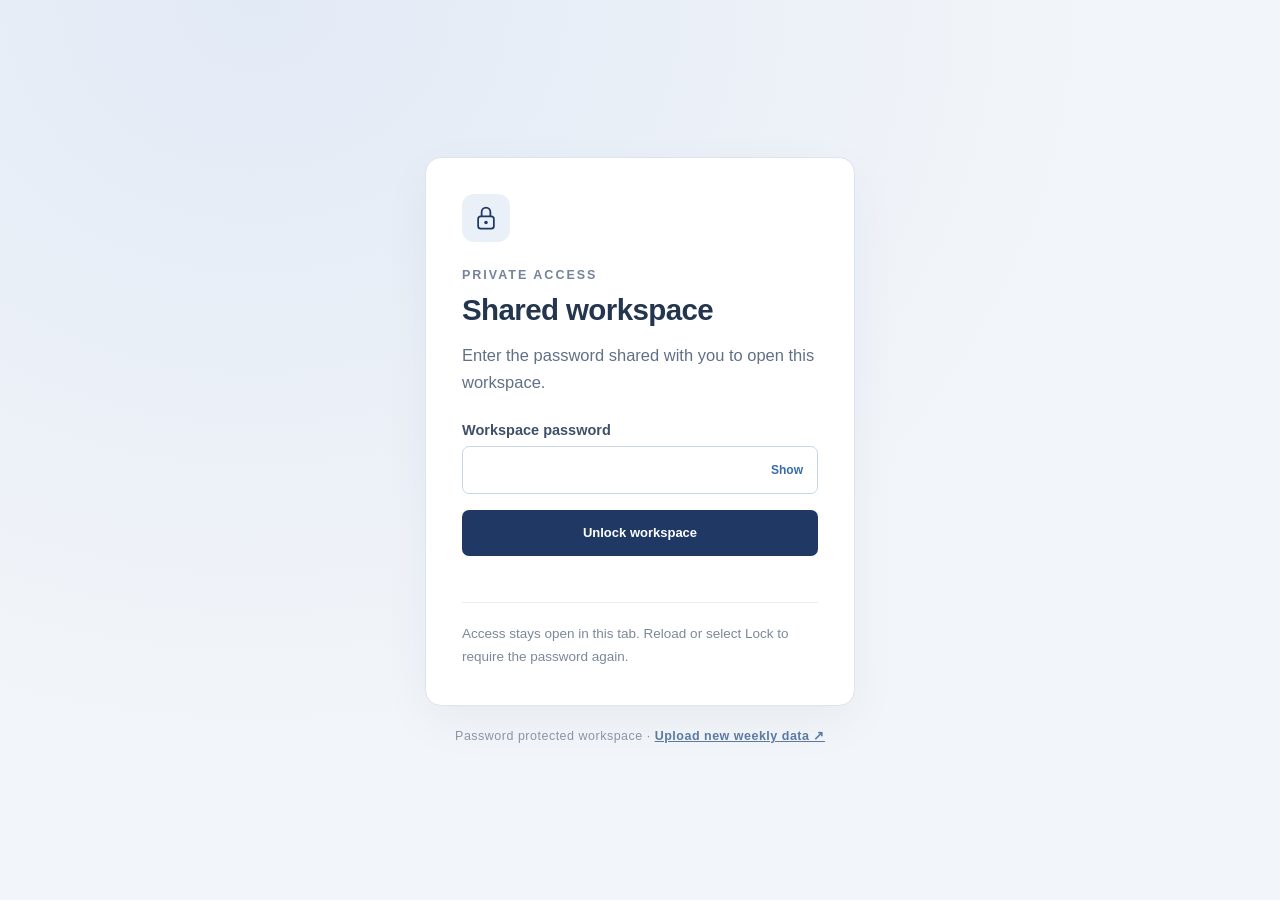
<file: index.html>
<!doctype html>
<html lang="en">
<head>
  <meta charset="utf-8">
  <meta name="viewport" content="width=device-width, initial-scale=1">
  <meta name="robots" content="noindex, nofollow, noarchive">
  <meta name="referrer" content="no-referrer">
  <meta name="description" content="A password is required to open this shared workspace.">
  <meta http-equiv="Content-Security-Policy" content="default-src 'none'; script-src 'self' blob:; style-src 'self' 'unsafe-inline'; connect-src 'self'; img-src 'self' blob: data:; font-src 'self'; base-uri 'none'; object-src 'none'; frame-src 'none'; form-action 'none'">
  <meta name="theme-color" content="#172d4b">
  <title>Shared workspace</title>
  <link rel="stylesheet" href="gate.css">
  <script src="unlock.js" defer></script>
</head>
<body>
  <main class="gate-main" id="access-gate">
    <section class="gate-card" aria-labelledby="gate-title">
      <div class="gate-mark" aria-hidden="true"><svg viewBox="0 0 32 32" fill="none"><rect x="7" y="14" width="18" height="14" rx="3" stroke="currentColor" stroke-width="2"/><path d="M11 14V9a5 5 0 0 1 10 0v5" stroke="currentColor" stroke-width="2"/><circle cx="16" cy="21" r="2" fill="currentColor"/></svg></div>
      <p class="gate-eyebrow">PRIVATE ACCESS</p>
      <h1 id="gate-title">Shared workspace</h1>
      <p class="gate-intro">Enter the password shared with you to open this workspace.</p>
      <form id="unlock-form" class="gate-form" autocomplete="off">
        <label for="access-password">Workspace password</label>
        <div class="gate-password-row">
          <input id="access-password" type="password" autocomplete="off" spellcheck="false" autocapitalize="none" required aria-describedby="gate-message gate-session-note">
          <button class="gate-show" id="show-password" type="button" aria-label="Show password" aria-pressed="false">Show</button>
        </div>
        <button class="gate-submit" id="unlock-button" type="submit"><span id="unlock-label">Unlock workspace</span><span class="gate-spinner" id="unlock-spinner" hidden aria-hidden="true"></span></button>
        <p class="gate-message" id="gate-message" role="status" aria-live="polite"></p>
      </form>
      <p class="gate-session-note" id="gate-session-note">Access stays open in this tab. Reload or select Lock to require the password again.</p>
      <noscript><p class="gate-message">JavaScript must be enabled to unlock this workspace.</p></noscript>
    </section>
    <p class="gate-footer">Password protected workspace · <a href="upload.html">Upload new weekly data ↗</a></p>
  </main>
</body>
</html>
</file>
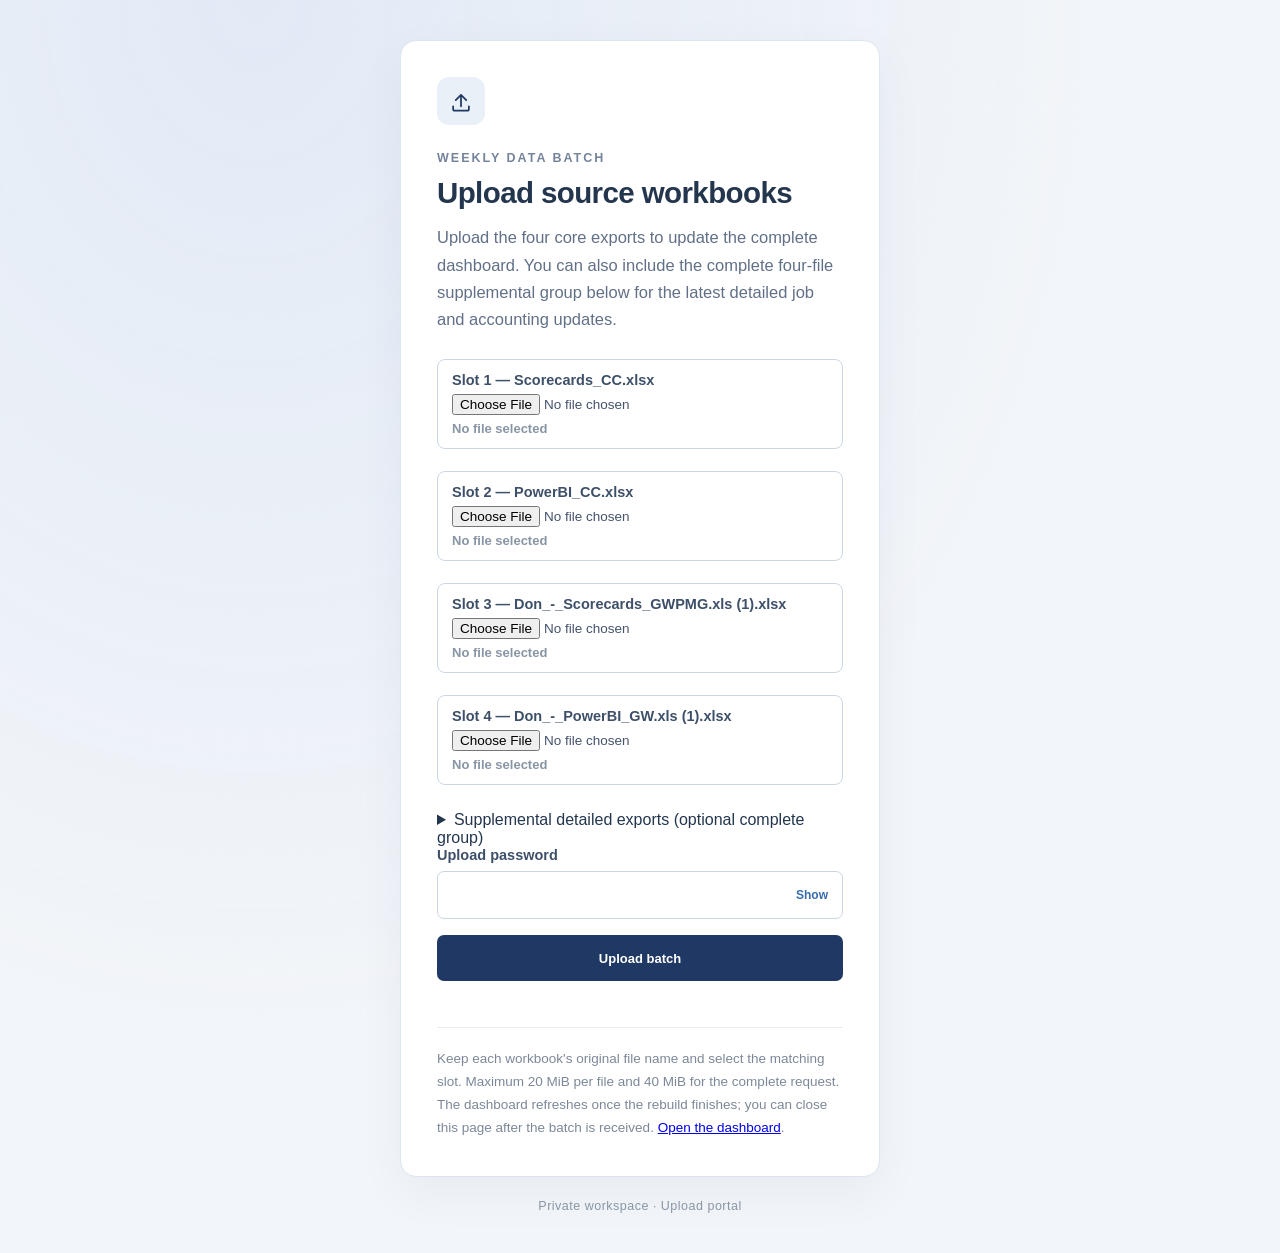
<file: upload.html>
<!doctype html>
<html lang="en">
<head>
  <meta charset="utf-8">
  <meta name="viewport" content="width=device-width, initial-scale=1">
  <meta name="robots" content="noindex, nofollow, noarchive">
  <meta name="referrer" content="no-referrer">
  <meta name="description" content="Upload a new weekly source data batch.">
  <meta http-equiv="Content-Security-Policy" content="default-src 'none'; script-src 'self'; style-src 'self' 'unsafe-inline'; connect-src 'self' https://*.workers.dev; img-src 'self'; font-src 'self'; base-uri 'none'; object-src 'none'; frame-src 'none'; form-action 'none'">
  <meta name="theme-color" content="#172d4b">
  <title>Data upload</title>
  <link rel="stylesheet" href="gate.css">
  <script src="upload.js" defer></script>
</head>
<body>
  <main class="gate-main" id="upload-gate">
    <section class="gate-card upload-card" aria-labelledby="upload-title">
      <div class="gate-mark" aria-hidden="true"><svg viewBox="0 0 32 32" fill="none"><path d="M16 22V9M16 9l-6 6M16 9l6 6" stroke="currentColor" stroke-width="2" stroke-linecap="round" stroke-linejoin="round"/><path d="M7 22v3a2 2 0 0 0 2 2h14a2 2 0 0 0 2-2v-3" stroke="currentColor" stroke-width="2" stroke-linecap="round"/></svg></div>
      <p class="gate-eyebrow">WEEKLY DATA BATCH</p>
      <h1 id="upload-title">Upload source workbooks</h1>
      <p class="gate-intro">Upload the four core exports to update the complete dashboard. You can also include the complete four-file supplemental group below for the latest detailed job and accounting updates.</p>
      <form id="upload-form" class="gate-form" autocomplete="off">
        <div class="upload-slots">
          <label class="upload-slot">
            <span>Slot 1 — Scorecards_CC.xlsx</span>
            <input type="file" name="scorecardCC" accept=".xlsx" required>
            <small class="upload-filename" data-empty="No file selected">No file selected</small>
          </label>
          <label class="upload-slot">
            <span>Slot 2 — PowerBI_CC.xlsx</span>
            <input type="file" name="powerbiCC" accept=".xlsx" required>
            <small class="upload-filename" data-empty="No file selected">No file selected</small>
          </label>
          <label class="upload-slot">
            <span>Slot 3 — Don_-_Scorecards_GWPMG.xls (1).xlsx</span>
            <input type="file" name="scorecardGWPMG" accept=".xlsx" required>
            <small class="upload-filename" data-empty="No file selected">No file selected</small>
          </label>
          <label class="upload-slot">
            <span>Slot 4 — Don_-_PowerBI_GW.xls (1).xlsx</span>
            <input type="file" name="powerbiGWPMG" accept=".xlsx" required>
            <small class="upload-filename" data-empty="No file selected">No file selected</small>
          </label>
        </div>
        <details>
          <summary>Supplemental detailed exports (optional complete group)</summary>
          <p>These exports cover only their supplied jobs. Upload all four together; the remaining companies and job history stay in the core dataset.</p>
          <div class="upload-slots">
            <label class="upload-slot"><span>Accounting — Don_PowerBI_Accounting.xls.xlsx</span><input type="file" name="accounting" accept=".xlsx" data-supplemental><small class="upload-filename" data-empty="No file selected">No file selected</small></label>
            <label class="upload-slot"><span>Job fields — Don_PowerBI_JobFields.xls.xlsx</span><input type="file" name="jobFields" accept=".xlsx" data-supplemental><small class="upload-filename" data-empty="No file selected">No file selected</small></label>
            <label class="upload-slot"><span>Participants — Don_PowerBI_Participants.xls.xlsx</span><input type="file" name="participants" accept=".xlsx" data-supplemental><small class="upload-filename" data-empty="No file selected">No file selected</small></label>
            <label class="upload-slot"><span>Dates — Don_PowerBI_Dates.xls (1).xlsx</span><input type="file" name="dates" accept=".xlsx" data-supplemental><small class="upload-filename" data-empty="No file selected">No file selected</small></label>
          </div>
        </details>
        <label for="upload-password">Upload password</label>
        <div class="gate-password-row">
          <input id="upload-password" type="password" autocomplete="off" spellcheck="false" autocapitalize="none" required aria-describedby="upload-message">
          <button class="gate-show" id="upload-show-password" type="button" aria-label="Show password" aria-pressed="false">Show</button>
        </div>
        <button class="gate-submit" id="upload-button" type="submit"><span id="upload-label">Upload batch</span><span class="gate-spinner" id="upload-spinner" hidden aria-hidden="true"></span></button>
        <p class="gate-message" id="upload-message" role="status" aria-live="polite"></p>
      </form>
      <p class="gate-session-note">Keep each workbook's original file name and select the matching slot. Maximum 20 MiB per file and 40 MiB for the complete request. The dashboard refreshes once the rebuild finishes; you can close this page after the batch is received. <a href="index.html">Open the dashboard</a>.</p>
    </section>
    <p class="gate-footer">Private workspace · Upload portal</p>
  </main>
</body>
</html>
</file>
<file: gate.css>
:root{color-scheme:light}body{margin:0;background:#f2f5f9;color:#23364e;font-family:Segoe UI,Arial,sans-serif}.gate-main{box-sizing:border-box;min-height:100svh;display:flex;flex-direction:column;align-items:center;justify-content:center;padding:40px 22px;background:radial-gradient(ellipse at 20% 0,#e2eaf6 0,transparent 58%),#f2f5f9}.gate-card{box-sizing:border-box;width:100%;max-width:430px;background:#fff;border:1px solid #dce4ef;border-radius:16px;padding:36px;box-shadow:0 16px 50px #17304c0c}.gate-mark{width:48px;height:48px;padding:10px;box-sizing:border-box;background:#eaf0f8;color:#1f3864;border-radius:12px;margin-bottom:26px}.gate-mark svg{width:100%;height:100%}.gate-eyebrow{color:#74849b;letter-spacing:2px;font-size:12.5px;font-weight:700;margin:0 0 10px}.gate-card h1{font-size:29.5px;letter-spacing:-.6px;line-height:1.2;font-weight:650;margin:0 0 14px}.gate-intro{font-size:16.5px;line-height:1.65;color:#617087;margin:0 0 26px}.gate-form label{display:block;font-size:14.5px;letter-spacing:0;font-weight:600;color:#3e5069;margin-bottom:8px}.gate-password-row{display:flex;border:1px solid #cbd6e5;border-radius:7px;background:#fff;overflow:hidden}.gate-password-row:focus-within{outline:3px solid #376baf40;border-color:#376baf}.gate-password-row input{box-sizing:border-box;min-width:0;flex:1;width:100%;margin:0;height:46px;padding:10px 13px;border:0;border-radius:0;color:#24334a;background:transparent;font:18.5px Segoe UI,Arial,sans-serif}.gate-password-row input:focus{outline:none}.gate-show{background:transparent;border:0;color:#376baf;padding:0 14px;font:600 12px Segoe UI,Arial,sans-serif;cursor:pointer}.gate-submit{box-sizing:border-box;display:flex;justify-content:center;align-items:center;gap:10px;background:#1f3864;color:#fff;border:0;border-radius:7px;width:100%;min-height:46px;margin-top:16px;padding:12px 15px;font:600 13px Segoe UI,Arial,sans-serif;cursor:pointer}.gate-submit:hover{background:#172d4b}.gate-submit:disabled{opacity:.75;cursor:wait}.gate-show:focus-visible,.gate-submit:focus-visible,#secure-lock:focus-visible{outline:3px solid #438bd1;outline-offset:3px}.gate-message{font-size:14.5px;line-height:1.6;color:#a13039;min-height:20px;margin:12px 0 0}.gate-message[data-kind=loading]{color:#617087}.gate-session-note{border-top:1px solid #e8edf4;margin:14px 0 0;padding-top:20px;font-size:13.5px;line-height:1.7;color:#7c8899}.gate-footer{color:#8995a5;font-size:12.5px;letter-spacing:.5px;margin:22px 0 0}.gate-spinner{display:inline-block;width:12px;height:12px;border:2px solid #ffffff50;border-top-color:#fff;border-radius:50%;animation:gate-spin .8s linear infinite}[hidden]{display:none!important}#secure-lock{position:fixed;top:12px;right:18px;z-index:40;border:1px solid #b5c4d8;border-radius:6px;background:#fff;color:#1f3864;padding:7px 12px;min-height:32px;font:600 11px Segoe UI,Arial,sans-serif;cursor:pointer;box-shadow:0 2px 7px #172d4210}.secure-unlocked .title-band{padding-top:47px}@keyframes gate-spin{to{transform:rotate(360deg)}}@media(max-width:480px){.gate-main{padding:26px 16px}.gate-card{padding:28px 24px}.gate-card h1{font-size:27.5px}#secure-lock{right:12px;top:10px}.secure-unlocked .sidebar{padding-top:48px}.secure-unlocked .title-band{padding-top:20px}}@media(prefers-reduced-motion:reduce){.gate-spinner{animation:none}}
@media(max-width:650px){.secure-unlocked .sidebar{padding-top:48px}.secure-unlocked .title-band{padding-top:20px}}
.upload-card{max-width:480px}
.upload-slots{display:flex;flex-direction:column;gap:14px;margin-bottom:18px}
.upload-slot{display:block;border:1px solid #cbd6e5;border-radius:8px;padding:12px 14px;cursor:pointer;transition:border-color .15s ease,background .15s ease}
.upload-slot:hover{border-color:#9cb3cf;background:#f7faff}
.upload-slot:focus-within{outline:3px solid #376baf40;border-color:#376baf}
.upload-slot span{display:block;font-size:14.5px;font-weight:600;color:#3e5069;margin-bottom:6px}
.upload-slot input[type=file]{font-size:13.5px;width:100%;color:#44536c}
.upload-filename{display:block;margin-top:6px;font-size:13px;color:#8995a5}
.upload-filename.has-file{color:#22806c;font-weight:600}
.gate-message[data-kind=success]{color:#22806c}
.gate-footer a{color:#5b7aa0;font-weight:600}
#upload-password{font:16.5px Segoe UI,Arial,sans-serif}
</file>
